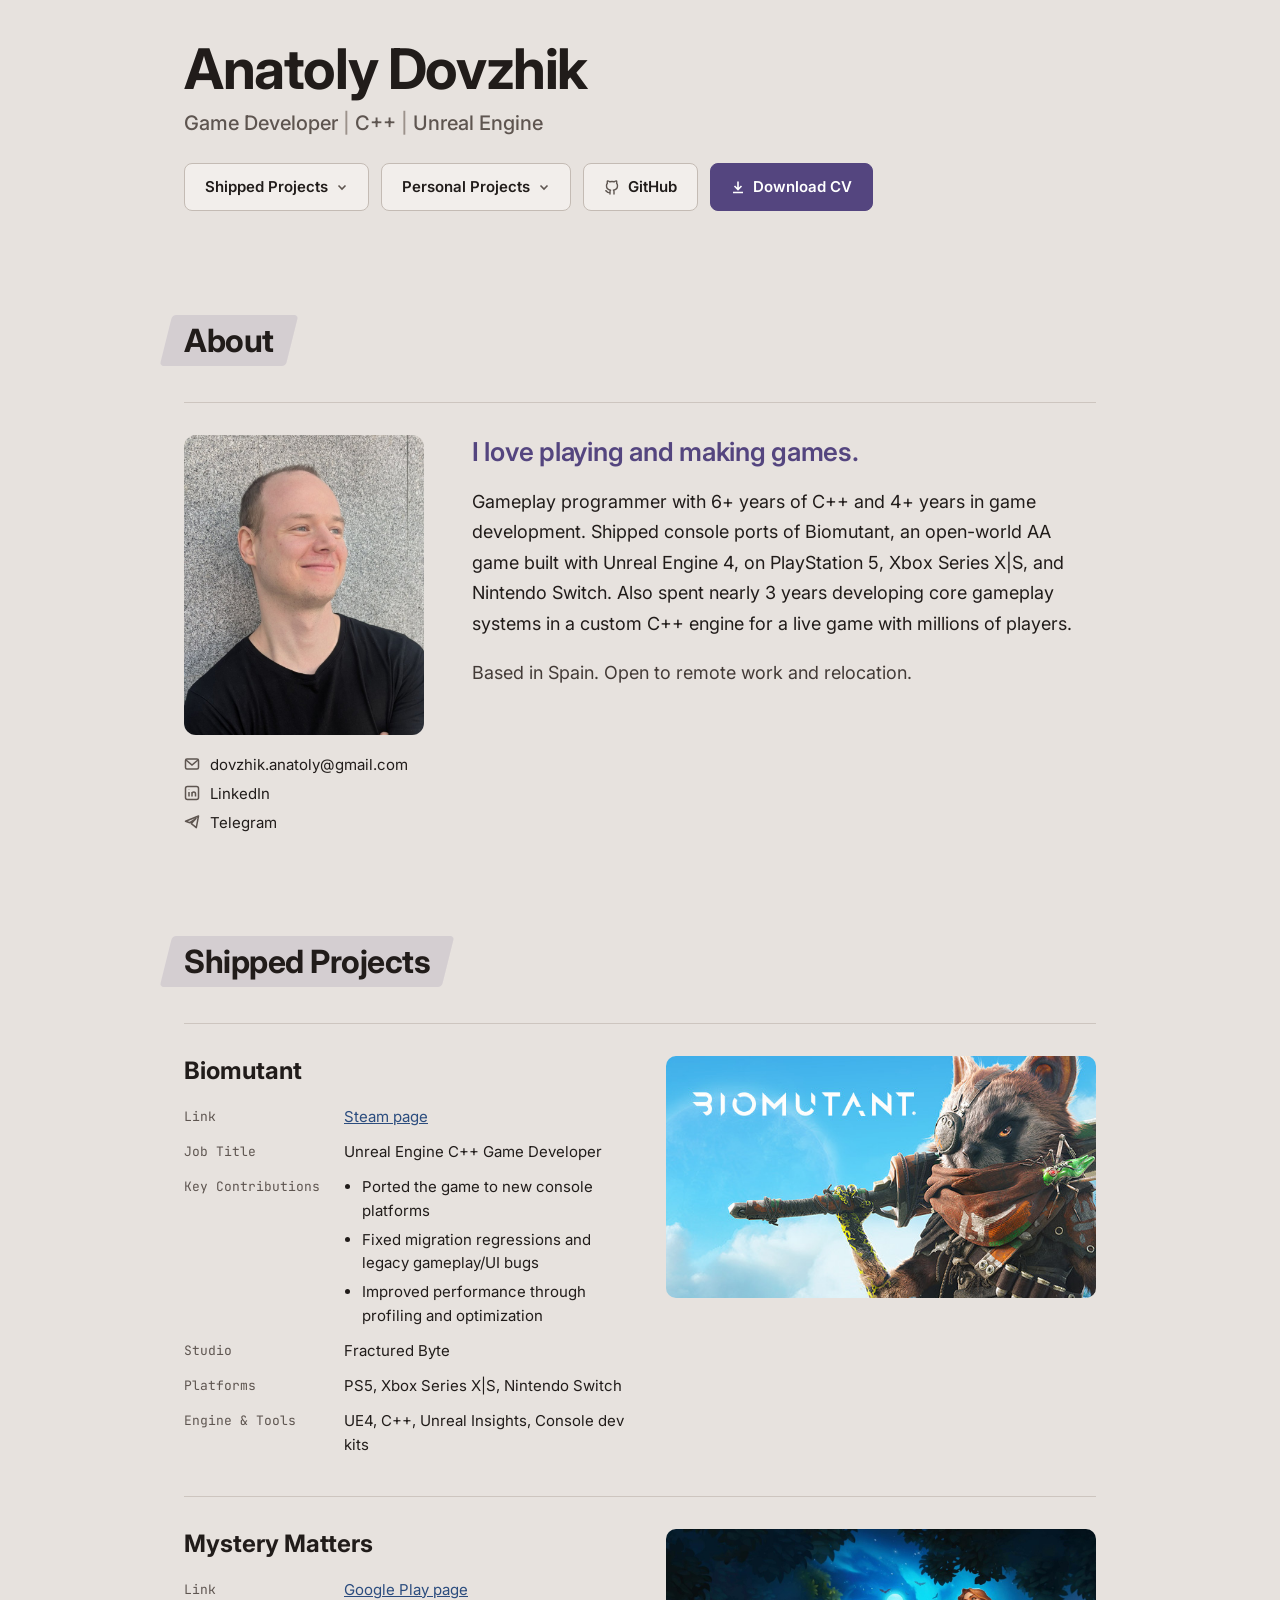
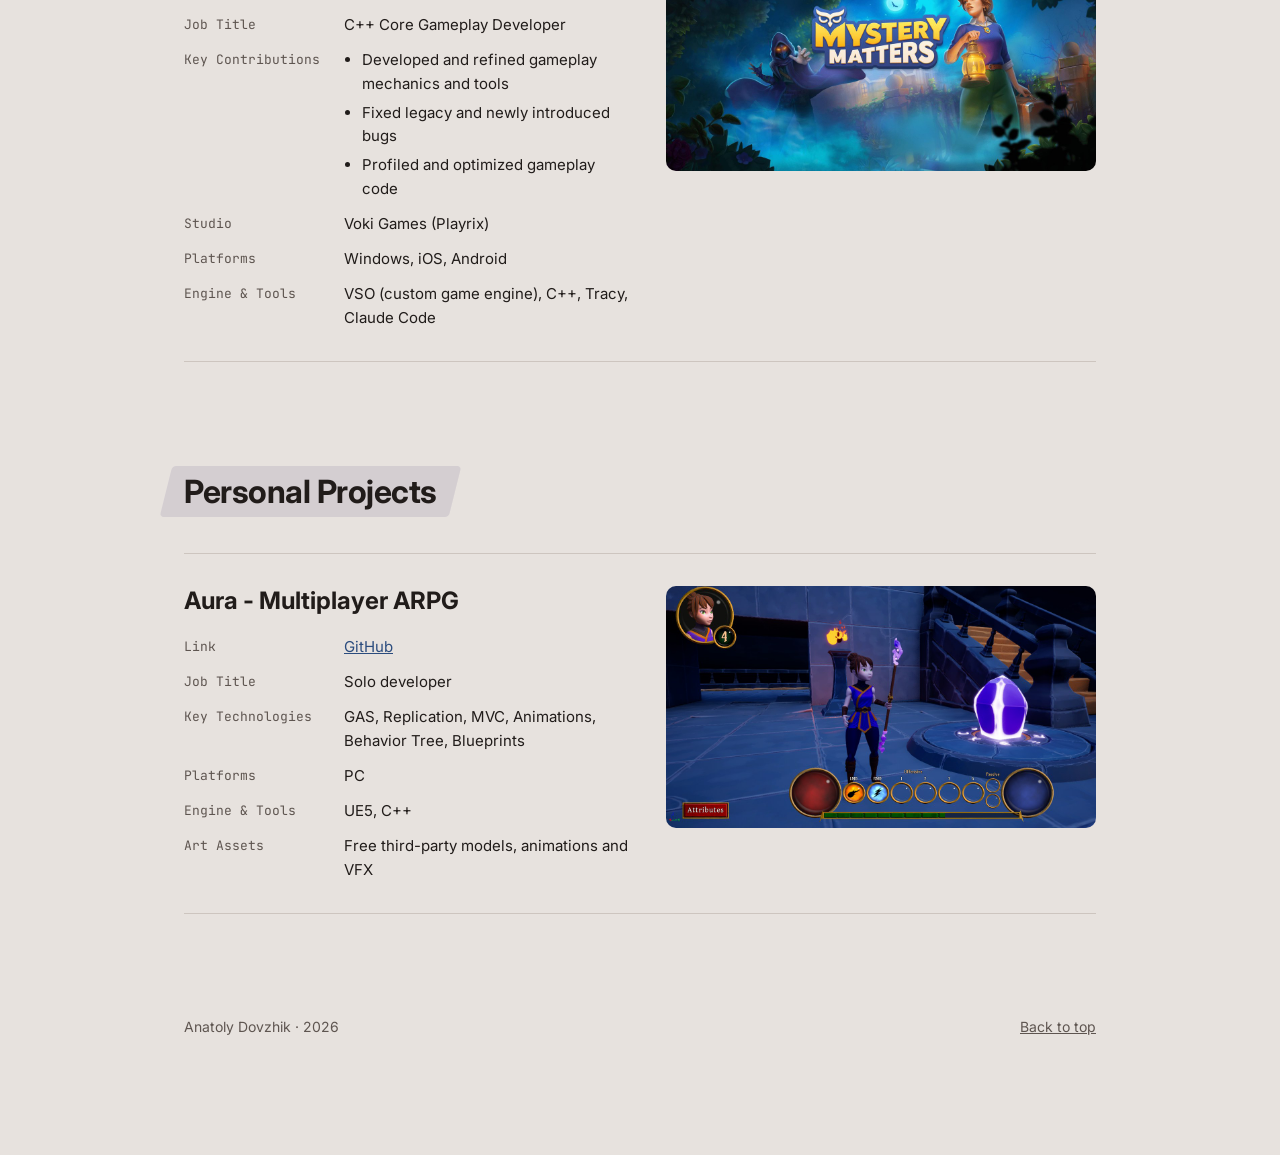
<file: index.html>
<!doctype html>
<html lang="en">
<head>
  <meta charset="utf-8">
  <meta name="viewport" content="width=device-width, initial-scale=1">
  <title>Anatoly Dovzhik - Game Developer | C++ | Unreal Engine</title>
  <meta name="description" content="Portfolio of Anatoly Dovzhik, C++ gameplay programmer working with Unreal Engine.">

  <!-- Preview card for links shared in Telegram, LinkedIn, Slack -->
  <meta property="og:title" content="Anatoly Dovzhik - Game Developer | C++ | Unreal Engine">
  <meta property="og:description" content="Shipped games, personal projects and CV.">
  <meta property="og:image" content="images/photo.jpg">

  <link rel="preconnect" href="https://fonts.googleapis.com">
  <link rel="preconnect" href="https://fonts.gstatic.com" crossorigin>
  <link href="https://fonts.googleapis.com/css2?family=Inter:wght@400;500;600;700&family=JetBrains+Mono:wght@400;500&display=swap" rel="stylesheet">
  <link rel="stylesheet" href="css/style.css">
</head>
<body id="top">
<div class="page">

  <!-- ===== Header ===== -->
  <header class="header">
    <div>
      <h1 class="header__name">Anatoly Dovzhik</h1>
      <p class="header__role">Game Developer <span>|</span> C++ <span>|</span> Unreal Engine</p>
    </div>

    <nav class="nav">
      <div class="dropdown">
        <a class="btn" href="#shipped">Shipped Projects
          <svg aria-hidden="true" width="12" height="12" viewBox="0 0 12 12" fill="none" stroke-width="1.6"><path d="M2.5 4.5 6 8l3.5-3.5"/></svg>
        </a>
        <div class="dropdown__menu">
          <div class="dropdown__list">
            <a class="dropdown__item" href="#biomutant">Biomutant</a>
            <a class="dropdown__item" href="#mystery-matters">Mystery Matters</a>
          </div>
        </div>
      </div>

      <div class="dropdown">
        <a class="btn" href="#personal">Personal Projects
          <svg aria-hidden="true" width="12" height="12" viewBox="0 0 12 12" fill="none" stroke-width="1.6"><path d="M2.5 4.5 6 8l3.5-3.5"/></svg>
        </a>
        <div class="dropdown__menu">
          <div class="dropdown__list">
            <a class="dropdown__item" href="#aura">Aura</a>
          </div>
        </div>
      </div>

      <a class="btn" href="https://github.com/Ligvest" target="_blank" rel="noopener">
        <svg aria-hidden="true" width="16" height="16" viewBox="0 0 16 16" fill="none" stroke-width="1.4" stroke-linecap="round" stroke-linejoin="round"><path d="M6 13.5c-3 .9-3-1.5-4.2-1.8M10 15v-2.3a2 2 0 0 0-.6-1.6c2-.2 4.1-1 4.1-4.4a3.4 3.4 0 0 0-.9-2.4 3.2 3.2 0 0 0-.1-2.4s-.7-.2-2.4.9a8.2 8.2 0 0 0-4.2 0C4.2 1.7 3.5 1.9 3.5 1.9a3.2 3.2 0 0 0-.1 2.4 3.4 3.4 0 0 0-.9 2.4c0 3.4 2.1 4.2 4.1 4.4a2 2 0 0 0-.6 1.6V15"/></svg>
        GitHub
      </a>

      <a class="btn btn--primary" href="https://docs.google.com/document/d/15j-m2iJgEjrZiUMz4ddUXSY9H3zqWmUu8UGOPkLCD7Y/export?format=pdf" rel="noopener">
        <svg aria-hidden="true" width="14" height="14" viewBox="0 0 14 14" fill="none" stroke-width="1.6"><path d="M7 1.5v8M3.5 6 7 9.5 10.5 6M2 12.5h10"/></svg>
        Download CV
      </a>
    </nav>
  </header>

  <!-- ===== About ===== -->
  <section id="about" class="section">
    <h2 class="section-title">About</h2>
    <div class="about">
      <div class="about__side">
        <img class="about__photo" src="images/photo.jpg" alt="Anatoly Dovzhik">
        <div class="contacts">
          <a href="mailto:dovzhik.anatoly@gmail.com">
            <svg aria-hidden="true" width="16" height="16" viewBox="0 0 16 16" fill="none" stroke-width="1.5"><rect x="1.5" y="3" width="13" height="10" rx="1.5"/><path d="m2 4 6 5 6-5"/></svg>
            dovzhik.anatoly@gmail.com
          </a>
          <a href="https://www.linkedin.com/in/ligvest/" target="_blank" rel="noopener">
            <svg aria-hidden="true" width="16" height="16" viewBox="0 0 16 16" fill="none" stroke-width="1.5"><rect x="1.5" y="1.5" width="13" height="13" rx="2"/><path d="M5 7v4.5M5 4.6v.1M8 11.5V7m0 2c0-1.2.8-2 1.8-2s1.7.7 1.7 2v2.5"/></svg>
            LinkedIn
          </a>
          <a href="https://t.me/ligvest" target="_blank" rel="noopener">
            <svg aria-hidden="true" width="16" height="16" viewBox="0 0 16 16" fill="none" stroke-width="1.5" stroke-linejoin="round"><path d="M14.5 2 1.5 7.2l4.3 1.5L12 4.5 7.3 9.6l5 4 2.2-11.6Z"/></svg>
            Telegram
          </a>
        </div>
      </div>
      <div class="about__text">
        <p class="about__lead">I love playing and making games.</p>
        <p>Gameplay programmer with 6+ years of C++ and 4+ years in game development. Shipped console ports of Biomutant, an open-world AA game built with Unreal Engine 4, on PlayStation 5, Xbox Series X|S, and Nintendo Switch. Also spent nearly 3 years developing core gameplay systems in a custom C++ engine for a live game with millions of players.</p>
        <p class="about__note">Based in Spain. Open to remote work and relocation.</p>
      </div>
    </div>
  </section>

  <!-- ===== Shipped Projects ===== -->
  <section id="shipped" class="section">
    <h2 class="section-title">Shipped Projects</h2>

    <article id="biomutant" class="project">
      <div class="project__info">
        <h3 class="project__title">Biomutant</h3>
        <dl class="facts">
          <dt>Link</dt><dd><a href="https://store.steampowered.com/app/597820/BIOMUTANT/" target="_blank" rel="noopener">Steam page</a></dd>
          <dt>Job Title</dt><dd>Unreal Engine C++ Game Developer</dd>
          <dt>Key Contributions</dt>
          <dd>
            <ul>
              <li>Ported the game to new console platforms</li>
              <li>Fixed migration regressions and legacy gameplay/UI bugs</li>
              <li>Improved performance through profiling and optimization</li>
            </ul>
          </dd>
          <dt>Studio</dt><dd>Fractured Byte</dd>
          <dt>Platforms</dt><dd>PS5, Xbox Series X|S, Nintendo Switch</dd>
          <dt>Engine &amp; Tools</dt><dd>UE4, C++, Unreal Insights, Console dev kits</dd>
        </dl>
      </div>
      <a class="project__media" href="https://store.steampowered.com/app/597820/BIOMUTANT/" target="_blank" rel="noopener">
        <img src="images/biomutant.jpg" alt="Biomutant key art" loading="lazy">
      </a>
    </article>

    <article id="mystery-matters" class="project">
      <div class="project__info">
        <h3 class="project__title">Mystery Matters</h3>
        <dl class="facts">
          <dt>Link</dt><dd><a href="https://play.google.com/store/apps/details?id=com.playrix.mysterymatters&amp;hl=en" target="_blank" rel="noopener">Google Play page</a></dd>
          <dt>Job Title</dt><dd>C++ Core Gameplay Developer</dd>
          <dt>Key Contributions</dt>
          <dd>
            <ul>
              <li>Developed and refined gameplay mechanics and tools</li>
              <li>Fixed legacy and newly introduced bugs</li>
              <li>Profiled and optimized gameplay code</li>
            </ul>
          </dd>
          <dt>Studio</dt><dd>Voki Games (Playrix)</dd>
          <dt>Platforms</dt><dd>Windows, iOS, Android</dd>
          <dt>Engine &amp; Tools</dt><dd>VSO (custom game engine), C++, Tracy, Claude Code</dd>
        </dl>
      </div>
      <a class="project__media" href="https://play.google.com/store/apps/details?id=com.playrix.mysterymatters&amp;hl=en" target="_blank" rel="noopener">
        <img src="images/mystery-matters.jpg" alt="Mystery Matters key art" loading="lazy">
      </a>
    </article>
  </section>

  <!-- ===== Personal Projects ===== -->
  <section id="personal" class="section">
    <h2 class="section-title">Personal Projects</h2>

    <article id="aura" class="project">
      <div class="project__info">
        <h3 class="project__title">Aura - Multiplayer ARPG</h3>
        <dl class="facts">
          <dt>Link</dt><dd><a href="https://github.com/Ligvest/GASLearning_Aura" target="_blank" rel="noopener">GitHub</a></dd>
          <dt>Job Title</dt><dd>Solo developer</dd>
          <dt>Key Technologies</dt><dd>GAS, Replication, MVC, Animations, Behavior Tree, Blueprints</dd>
          <dt>Platforms</dt><dd>PC</dd>
          <dt>Engine &amp; Tools</dt><dd>UE5, C++</dd>
          <dt>Art Assets</dt><dd>Free third-party models, animations and VFX</dd>
        </dl>
      </div>
      <a class="project__media" href="https://github.com/Ligvest/GASLearning_Aura" target="_blank" rel="noopener">
        <img src="images/aura.jpg" alt="Aura gameplay screenshot" loading="lazy">
      </a>
    </article>
  </section>

  <!-- ===== Footer ===== -->
  <footer class="footer">
    <span>Anatoly Dovzhik · 2026</span>
    <a href="#top">Back to top</a>
  </footer>

</div>
</body>
</html>
</file>
<file: css/style.css>
/* ---------- Theme ---------- */
:root {
  --bg: #E7E2DE;  --surface: #F2EEEB;
  --surface-hover: #E2DAD4;
  --media-bg: #D9D2CD;
  --line: #CDC5BF;
  --line-strong: #C4BBB4;
  --text: #211C1A;
  --text-2: #433B37;
  --muted: #5E5550;
  --faint: #9C928B;
  --accent: #54457F;
  --accent-hover: #3F3363;
  --link: #2B4C7E;
  --link-hover: #1D3459;
}

/* ---------- Base ---------- */
* { box-sizing: border-box; }
html { scroll-behavior: smooth; }
body {
  margin: 0;
  background: var(--bg);
  color: var(--text);
  font-family: Inter, system-ui, sans-serif;
  -webkit-font-smoothing: antialiased;
}
a { color: var(--link); }
a:hover { color: var(--link-hover); }
img { display: block; max-width: 100%; }

.page {
  max-width: 960px;
  margin: 0 auto;
  padding: 40px 24px 120px;
  display: flex;
  flex-direction: column;
  gap: 104px;
}

/* ---------- Header ---------- */
.header { display: flex; flex-direction: column; gap: 28px; }
.header__name {
  margin: 0;
  font-size: 56px;
  line-height: 1.05;
  font-weight: 700;
  letter-spacing: -0.025em;
}
.header__role { margin: 12px 0 0; font-size: 20px; color: var(--muted); font-weight: 500; }
.header__role span { color: var(--faint); }

.nav { display: flex; flex-wrap: wrap; gap: 12px; align-items: flex-start; }

.btn {
  display: inline-flex;
  align-items: center;
  gap: 8px;
  height: 48px;
  padding: 0 20px;
  border: 1px solid var(--line-strong);
  border-radius: 8px;
  background: var(--surface);
  color: var(--text);
  font-size: 15px;
  font-weight: 600;
  text-decoration: none;
}
.btn:hover { color: var(--text); background: var(--surface-hover); }
.btn svg { stroke: var(--muted); }
.btn--primary { background: var(--accent); border-color: var(--accent); color: #FFFFFF; }
.btn--primary:hover { background: var(--accent-hover); border-color: var(--accent-hover); color: #FFFFFF; }
.btn--primary svg { stroke: #FFFFFF; }

/* ---------- Dropdown (pure CSS: hover + keyboard focus) ---------- */
.dropdown { position: relative; }
.dropdown__menu {
  position: absolute;
  top: 100%;
  left: 0;
  z-index: 20;
  min-width: 220px;
  padding-top: 8px;
  display: none;
}
.dropdown:hover .dropdown__menu,
.dropdown:focus-within .dropdown__menu { display: block; }
.dropdown__list {
  background: var(--surface);
  border: 1px solid var(--line);
  border-radius: 10px;
  padding: 6px;
  display: flex;
  flex-direction: column;
  box-shadow: 0 8px 24px rgba(33, 28, 26, 0.10);
}
.dropdown__item {
  display: block;
  padding: 12px 14px;
  border-radius: 6px;
  text-decoration: none;
  color: var(--text);
  font-size: 15px;
  font-weight: 500;
  transition: background-color .12s ease;
}
.dropdown__item:hover,
.dropdown__item:focus-visible { background: var(--surface-hover); color: var(--text); outline: none; }

/* ---------- Sections ---------- */
.section { display: flex; flex-direction: column; gap: 8px; scroll-margin-top: 32px; }
.section-title {
  position: relative;
  z-index: 0;
  align-self: flex-start;
  margin: 0 0 28px -18px;
  padding: 6px 18px;
  font-size: 32px;
  font-weight: 700;
  letter-spacing: -0.015em;
}
.section-title::before {
  content: "";
  position: absolute;
  inset: 0;
  z-index: -1;
  border-radius: 4px;
  transform: skewX(-14deg);
  background: color-mix(in srgb, var(--accent) 13%, transparent);
}

/* ---------- About ---------- */
.about {
  display: flex;
  flex-wrap: wrap;
  gap: 48px;
  align-items: flex-start;
  padding-top: 32px;
  border-top: 1px solid var(--line);
}
.about__side { flex: 0 1 240px; display: flex; flex-direction: column; gap: 20px; }
.about__photo {
  width: 240px;
  aspect-ratio: 4 / 5;
  object-fit: cover;
  border-radius: 12px;
  background: var(--media-bg);
}
.contacts { display: flex; flex-direction: column; gap: 10px; font-size: 15px; }
.contacts a { display: flex; align-items: center; gap: 10px; text-decoration: none; color: var(--text); }
.contacts a:hover { color: var(--link); }
.contacts svg { stroke: var(--muted); flex: none; }
.about__text { flex: 1 1 400px; min-width: 0; display: flex; flex-direction: column; gap: 18px; }
.about__text p { margin: 0; font-size: 18px; line-height: 1.7; }
.about__text { max-width: 720px; }
.about__text .about__note { color: var(--text-2); }
.about__text .about__lead {
  font-size: 26px;
  line-height: 1.3;
  font-weight: 600;
  letter-spacing: -0.01em;
  color: var(--accent);
}

/* ---------- Projects ---------- */
.project {
  display: flex;
  flex-wrap: wrap;
  gap: 32px;
  padding: 32px 0;
  border-top: 1px solid var(--line);
  scroll-margin-top: 32px;
}
.project:last-child { border-bottom: 1px solid var(--line); }
.project__info { flex: 1 1 380px; min-width: 0; display: flex; flex-direction: column; gap: 20px; }
.project__title { margin: 0; font-size: 24px; font-weight: 700; }
.project__media {
  flex: 1 1 360px;
  min-width: 0;
  align-self: flex-start;
  border-radius: 10px;
  transition: opacity .15s ease;
}
.project__media:hover { opacity: .88; }
.project__media img,
.project__media video {
  display: block;
  width: 100%;
  aspect-ratio: 16 / 9;
  object-fit: cover;
  border-radius: 10px;
  background: var(--media-bg);
}

.facts {
  margin: 0;
  display: grid;
  grid-template-columns: 140px minmax(0, 1fr);
  column-gap: 20px;
  row-gap: 12px;
  font-size: 15px;
  line-height: 1.55;
}
.facts dt { font-family: "JetBrains Mono", monospace; font-size: 13px; color: var(--muted); padding-top: 2px; }
.facts dd { margin: 0; }
.facts ul { margin: 0; padding-left: 18px; display: flex; flex-direction: column; gap: 6px; }

/* ---------- Footer ---------- */
.footer { display: flex; flex-wrap: wrap; justify-content: space-between; gap: 16px; font-size: 14px; color: var(--muted); }
.footer a { color: var(--muted); }

/* ---------- Small screens ---------- */
@media (max-width: 560px) {
  .page { gap: 80px; padding-top: 32px; }
  .header__name { font-size: 40px; }
  .header__role { font-size: 17px; }
  .section-title { font-size: 26px; }
  .facts { grid-template-columns: 1fr; row-gap: 4px; }
  .facts dd { margin-bottom: 10px; }
}
</file>
